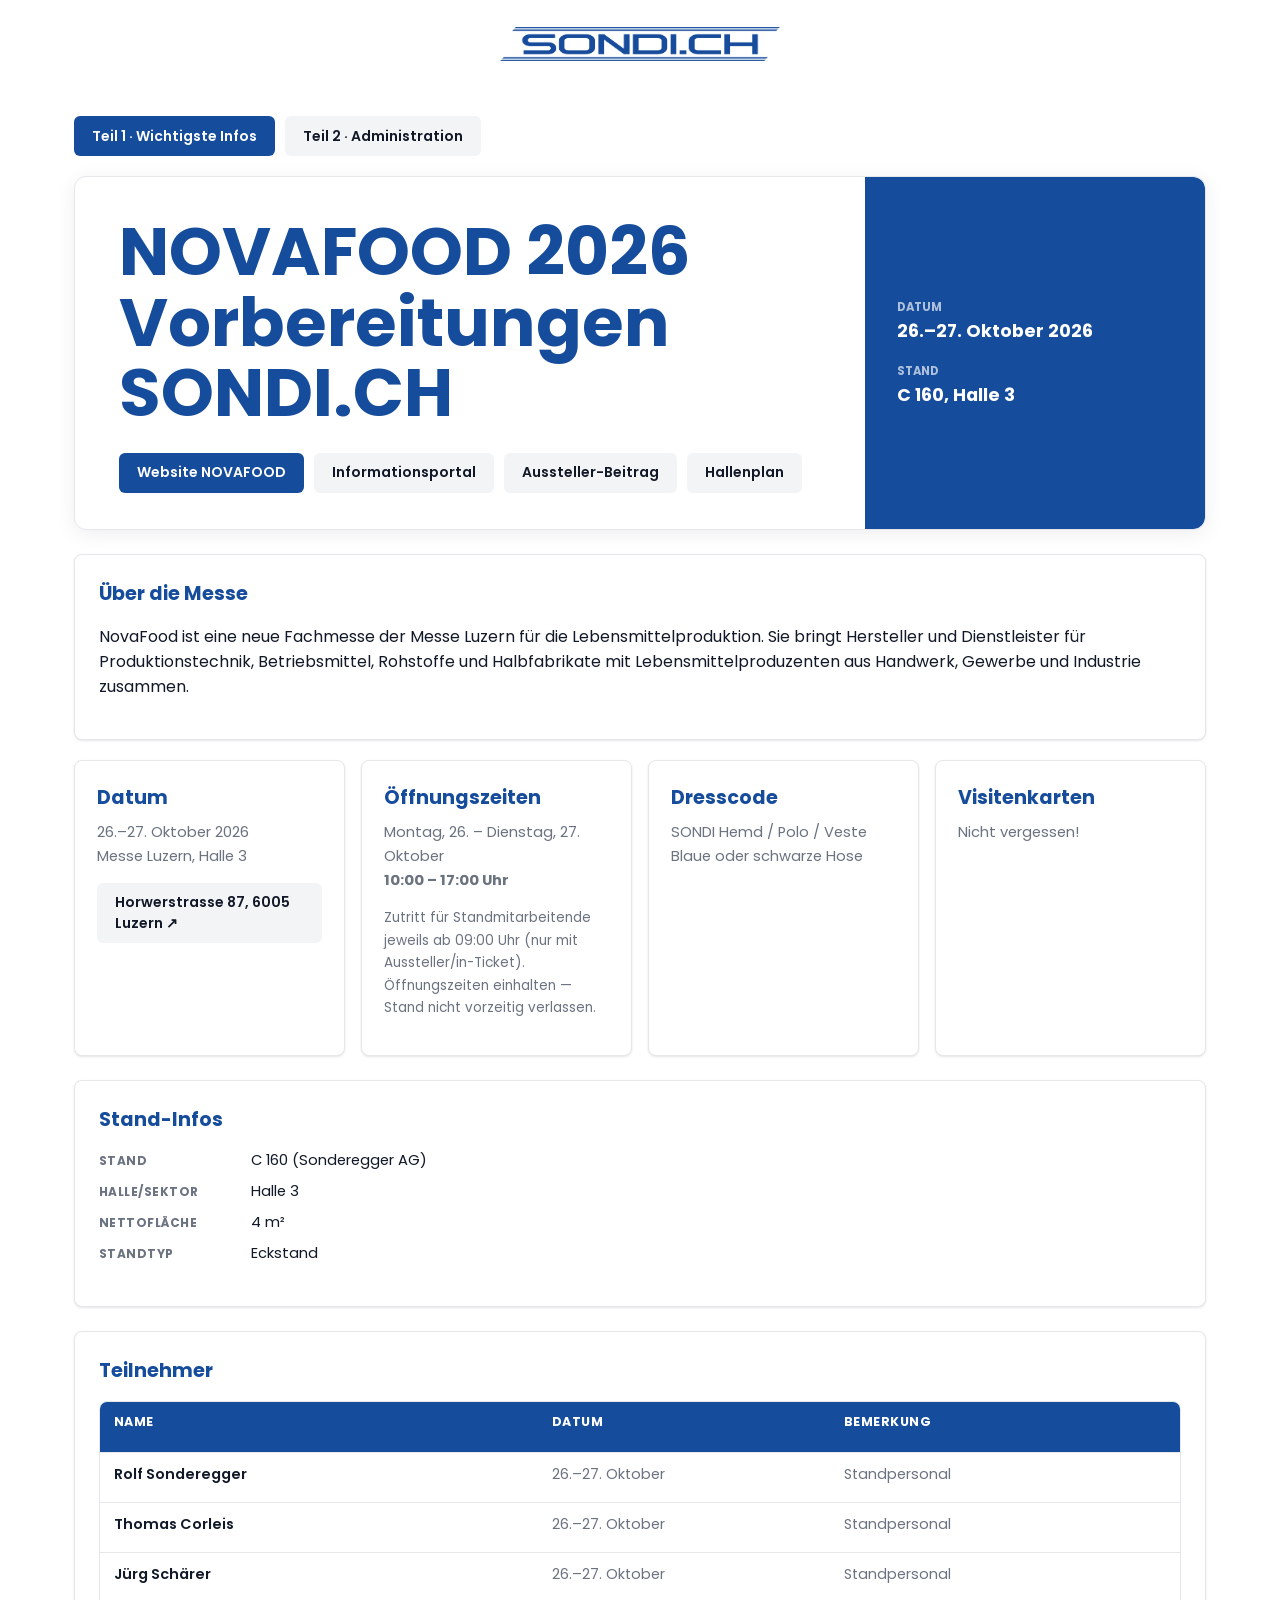
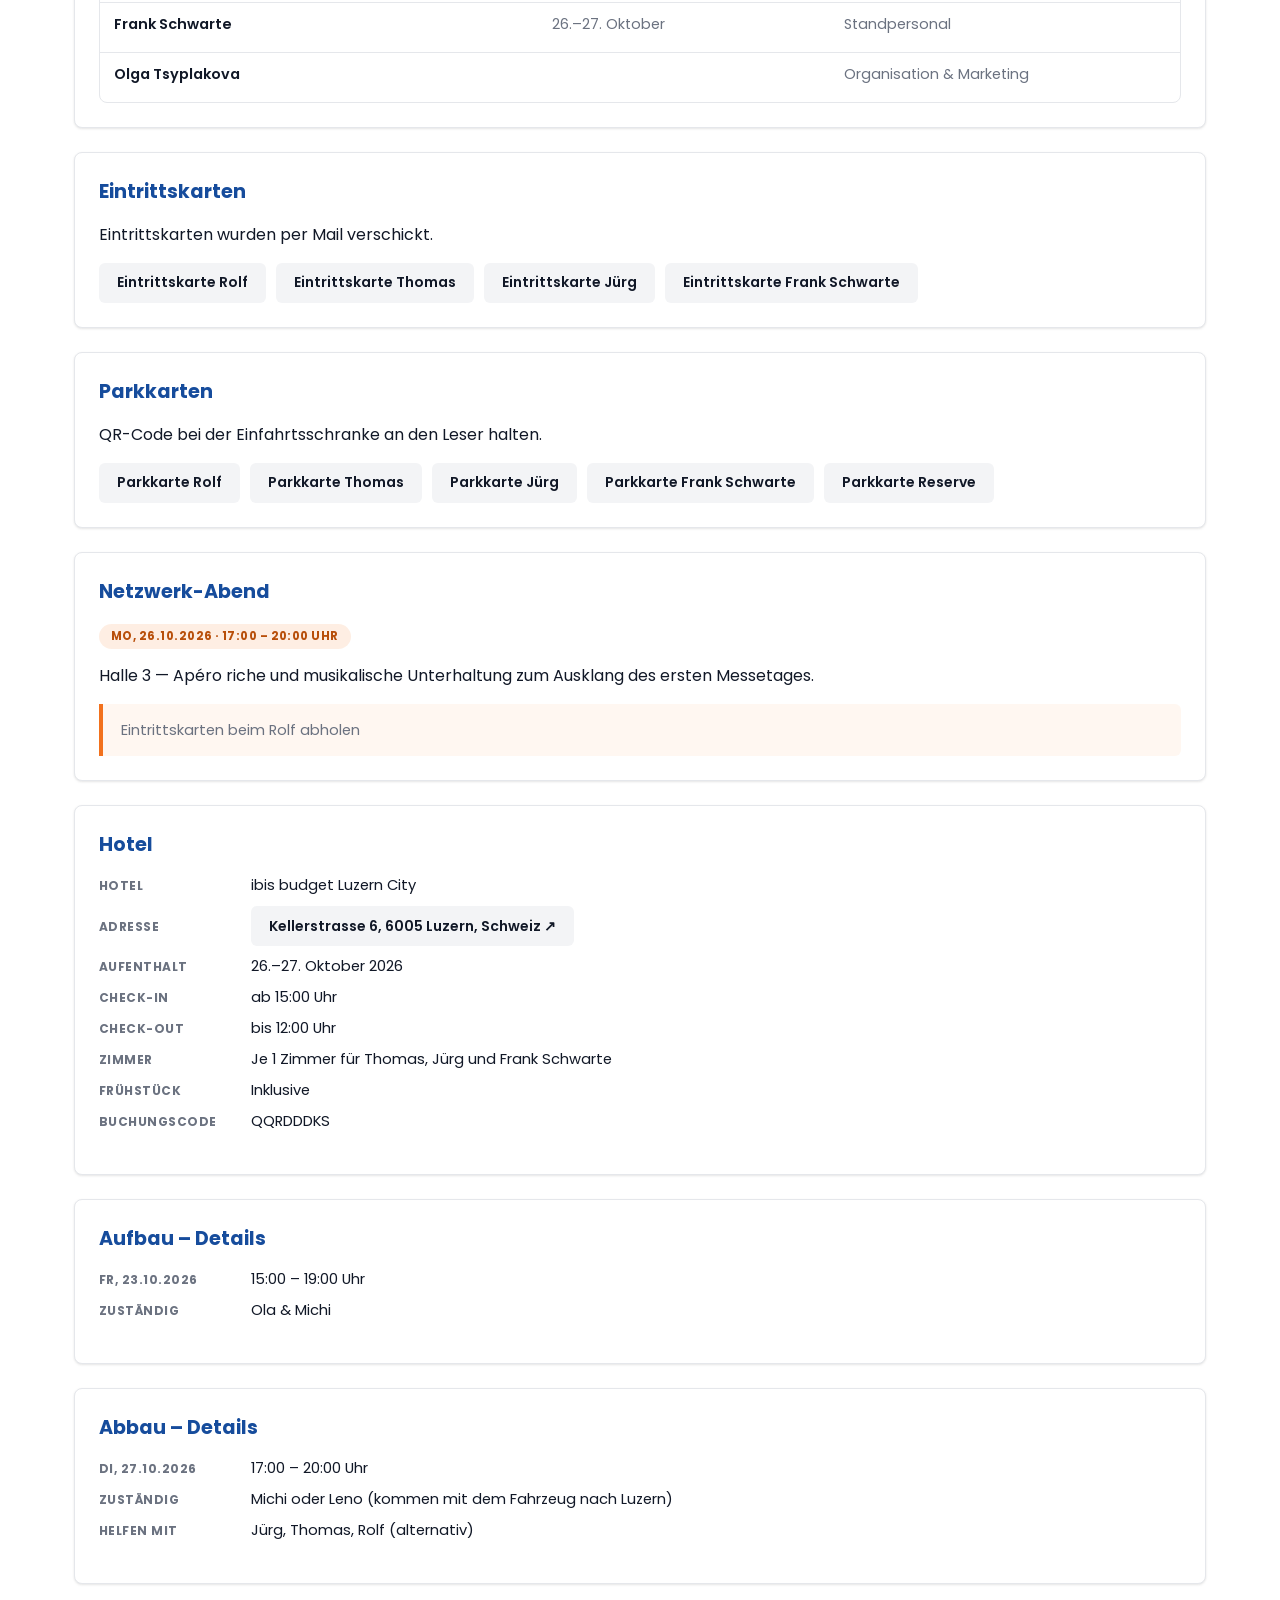
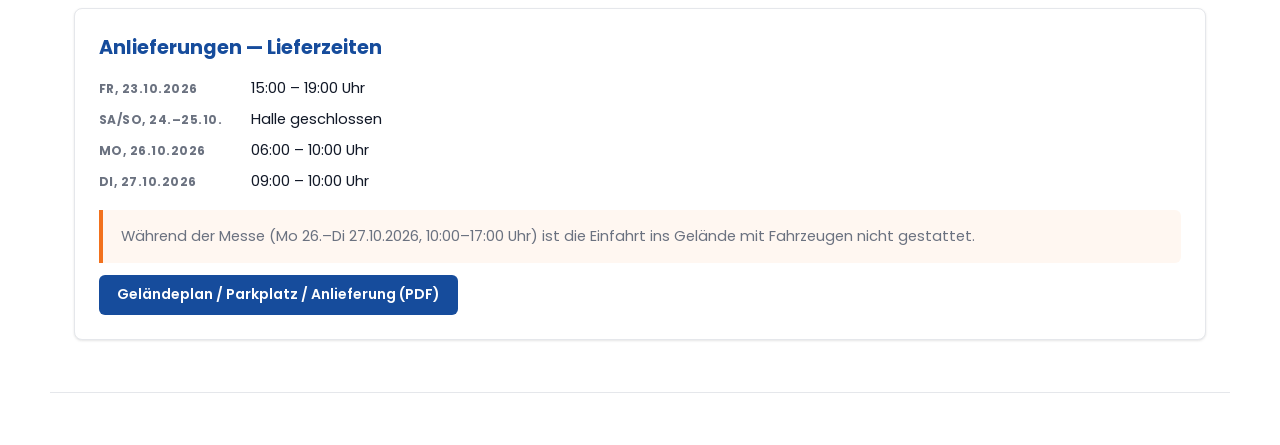
<file: index.html>
<!doctype html>
<html lang="de">
  <head>
    <meta charset="utf-8">
    <meta name="viewport" content="width=device-width, initial-scale=1">
    <title>NOVAFOOD 2026 – Vorbereitungen SONDI.CH</title>
    <link rel="preconnect" href="https://fonts.googleapis.com">
    <link rel="preconnect" href="https://fonts.gstatic.com" crossorigin>
    <link href="https://fonts.googleapis.com/css2?family=Poppins:wght@400;500;600;700;800&display=swap" rel="stylesheet">
    <link rel="stylesheet" href="novafood-2026.css">
  </head>
  <body class="landing-page">

    <header class="topbar">
      <div class="topbar-inner">
        <a class="brand" href="index.html" aria-label="SONDI.CH Startseite">
          <img src="Logo sondi.ch_RGB.jpg" alt="SONDI.CH Logo" onerror="this.parentElement.classList.add('logo-missing')">
          <span>SONDI.CH</span>
        </a>
      </div>
    </header>

    <main>
      <div class="part-switch" role="navigation" aria-label="Bereiche">
        <a class="primary-action" href="index.html" aria-current="page">Teil 1 · Wichtigste Infos</a>
        <a class="secondary-action" href="administration.html">Teil 2 · Administration</a>
      </div>

      <section class="hero" id="infos">
        <div class="hero-copy">
          <h1>NOVAFOOD 2026<br>Vorbereitungen SONDI.CH</h1>
          <div class="hero-actions">
            <a class="primary-action" href="https://www.novafood.swiss/de" target="_blank" rel="noreferrer">Website NOVAFOOD</a>
            <a class="secondary-action" href="https://www.novafood.swiss/de/service-home" target="_blank" rel="noreferrer">Informationsportal</a>
            <a class="secondary-action" href="https://www.novafood.swiss/de/p/sonderegger-ag.144082" target="_blank" rel="noreferrer">Aussteller-Beitrag</a>
            <a class="secondary-action" href="https://www.novafood.swiss/de/hallplan" target="_blank" rel="noreferrer">Hallenplan</a>
          </div>
        </div>
        <aside class="status-panel" aria-label="Projekt Kennzahlen">
          <div>
            <span class="label">Datum</span>
            <strong>26.–27. Oktober 2026</strong>
          </div>
          <div>
            <span class="label">Stand</span>
            <strong>C 160, Halle 3</strong>
          </div>
        </aside>
      </section>

      <section class="info-band" id="beschreibung">
        <div class="section-head compact">
          <h2>Über die Messe</h2>
        </div>
        <p>NovaFood ist eine neue Fachmesse der Messe Luzern für die Lebensmittelproduktion. Sie bringt Hersteller und Dienstleister für Produktionstechnik, Betriebsmittel, Rohstoffe und Halbfabrikate mit Lebensmittelproduzenten aus Handwerk, Gewerbe und Industrie zusammen.</p>
      </section>

      <section class="quick-grid" aria-label="Messe-Infos">
        <article>
          <h2>Datum</h2>
          <p>26.–27. Oktober 2026<br>Messe Luzern, Halle 3</p>
          <a class="secondary-action" href="https://www.google.com/maps/search/?api=1&amp;query=Messe%20Luzern%2C%20Horwerstrasse%2087%2C%206005%20Luzern" target="_blank" rel="noreferrer" title="In Google Maps öffnen">Horwerstrasse 87, 6005 Luzern ↗</a>
        </article>
        <article>
          <h2>Öffnungszeiten</h2>
          <p>Montag, 26. – Dienstag, 27. Oktober<br><strong>10:00 – 17:00 Uhr</strong></p>
          <p style="margin-top:10px; font-size:0.85rem;">Zutritt für Standmitarbeitende jeweils ab 09:00 Uhr (nur mit Aussteller/in-Ticket). Öffnungszeiten einhalten — Stand nicht vorzeitig verlassen.</p>        </article>
        <article>
          <h2>Dresscode</h2>
          <p>SONDI Hemd / Polo / Veste<br>Blaue oder schwarze Hose</p>
        </article>
        <article>
          <h2>Visitenkarten</h2>
          <p>Nicht vergessen!</p>
        </article>
      </section>

      <section class="info-band" id="stand-infos">
        <div class="section-head compact">
          <h2>Stand-Infos</h2>
        </div>
        <div class="kv-list">
          <div class="kv-row">
            <span class="kv-key">Stand</span>
            <span>C 160 (Sonderegger AG)</span>
          </div>
          <div class="kv-row">
            <span class="kv-key">Halle/Sektor</span>
            <span>Halle 3</span>
          </div>
          <div class="kv-row">
            <span class="kv-key">Nettofläche</span>
            <span>4 m²</span>
          </div>
          <div class="kv-row">
            <span class="kv-key">Standtyp</span>
            <span>Eckstand</span>
          </div>
        </div>
      </section>

      <section class="table-section" id="teilnehmer">
        <div class="section-head compact">
          <h2>Teilnehmer</h2>
        </div>
        <div class="data-table teilnehmer-table" role="table" aria-label="Teilnehmer">
          <div class="table-head" role="row">
            <span role="columnheader">Name</span>
            <span role="columnheader">Datum</span>
            <span role="columnheader">Bemerkung</span>
          </div>
          <div role="row"><span>Rolf Sonderegger</span><span>26.–27. Oktober</span><span>Standpersonal</span></div>
          <div role="row"><span>Thomas Corleis</span><span>26.–27. Oktober</span><span>Standpersonal</span></div>
          <div role="row"><span>Jürg Schärer</span><span>26.–27. Oktober</span><span>Standpersonal</span></div>
          <div role="row"><span>Frank Schwarte</span><span>26.–27. Oktober</span><span>Standpersonal</span></div>
          <div role="row"><span>Olga Tsyplakova</span><span></span><span>Organisation &amp; Marketing</span></div>
        </div>
      </section>

      <section class="info-band" id="eintrittskarten">
        <div class="section-head compact">
          <h2>Eintrittskarten</h2>
        </div>
        <p>Eintrittskarten wurden per Mail verschickt.</p>
        <div class="hero-actions" style="margin-top: 14px;">
          <a class="secondary-action" href="eintrittskarte-rolf.pdf" target="_blank" rel="noreferrer">Eintrittskarte Rolf</a>
          <a class="secondary-action" href="eintrittskarte-thomas.pdf" target="_blank" rel="noreferrer">Eintrittskarte Thomas</a>
          <a class="secondary-action" href="eintrittskarte-juerg.pdf" target="_blank" rel="noreferrer">Eintrittskarte Jürg</a>
          <a class="secondary-action" href="eintrittskarte-frank-schwarte.pdf" target="_blank" rel="noreferrer">Eintrittskarte Frank Schwarte</a>
        </div>
      </section>

      <section class="info-band" id="parkkarten">
        <div class="section-head compact">
          <h2>Parkkarten</h2>
        </div>
        <p>QR-Code bei der Einfahrtsschranke an den Leser halten.</p>
        <div class="hero-actions" style="margin-top: 14px;">
          <a class="secondary-action" href="parkkarte-rolf.pdf" target="_blank" rel="noreferrer">Parkkarte Rolf</a>
          <a class="secondary-action" href="parkkarte-thomas.pdf" target="_blank" rel="noreferrer">Parkkarte Thomas</a>
          <a class="secondary-action" href="parkkarte-juerg.pdf" target="_blank" rel="noreferrer">Parkkarte Jürg</a>
          <a class="secondary-action" href="parkkarte-frank-schwarte.pdf" target="_blank" rel="noreferrer">Parkkarte Frank Schwarte</a>
          <a class="secondary-action" href="parkkarte-reserve.pdf" target="_blank" rel="noreferrer">Parkkarte Reserve</a>
        </div>
      </section>

      <section class="info-band" id="netzwerkabend">
        <div class="section-head compact">
          <h2>Netzwerk-Abend</h2>
        </div>
        <span class="chip orange">Mo, 26.10.2026 · 17:00 – 20:00 Uhr</span>
        <p>Halle 3 — Apéro riche und musikalische Unterhaltung zum Ausklang des ersten Messetages.</p>
        <div class="notice">Eintrittskarten beim Rolf abholen</div>
      </section>

      <section class="info-band" id="hotel">
        <div class="section-head compact">
          <h2>Hotel</h2>
        </div>
        <div class="kv-list">
          <div class="kv-row">
            <span class="kv-key">Hotel</span>
            <span>ibis budget Luzern City</span>
          </div>
          <div class="kv-row">
            <span class="kv-key">Adresse</span>
            <span><a class="secondary-action" href="https://www.google.com/maps/search/?api=1&amp;query=ibis%20budget%20Luzern%20City%2C%20Kellerstrasse%206%2C%206005%20Luzern" target="_blank" rel="noreferrer" title="In Google Maps öffnen">Kellerstrasse 6, 6005 Luzern, Schweiz ↗</a></span>
          </div>
          <div class="kv-row">
            <span class="kv-key">Aufenthalt</span>
            <span>26.–27. Oktober 2026</span>
          </div>
          <div class="kv-row">
            <span class="kv-key">Check-In</span>
            <span>ab 15:00 Uhr</span>
          </div>
          <div class="kv-row">
            <span class="kv-key">Check-Out</span>
            <span>bis 12:00 Uhr</span>
          </div>
          <div class="kv-row">
            <span class="kv-key">Zimmer</span>
            <span>Je 1 Zimmer für Thomas, Jürg und Frank Schwarte</span>
          </div>
          <div class="kv-row">
            <span class="kv-key">Frühstück</span>
            <span>Inklusive</span>
          </div>
          <div class="kv-row">
            <span class="kv-key">Buchungscode</span>
            <span>QQRDDDKS</span>
          </div>
        </div>
      </section>

      <section class="info-band aufbau-detail" id="aufbau">
        <div class="section-head compact">
          <h2>Aufbau – Details</h2>
        </div>
        <div class="kv-list">
          <div class="kv-row">
            <span class="kv-key">Fr, 23.10.2026</span>
            <span>15:00 – 19:00 Uhr</span>
          </div>
          <div class="kv-row">
            <span class="kv-key">Zuständig</span>
            <span>Ola &amp; Michi</span>
          </div>
        </div>
      </section>

      <section class="info-band" id="abbau">
        <div class="section-head compact">
          <h2>Abbau – Details</h2>
        </div>
        <div class="kv-list">
          <div class="kv-row">
            <span class="kv-key">Di, 27.10.2026</span>
            <span>17:00 – 20:00 Uhr</span>
          </div>
          <div class="kv-row">
            <span class="kv-key">Zuständig</span>
            <span>Michi oder Leno (kommen mit dem Fahrzeug nach Luzern)</span>
          </div>
          <div class="kv-row">
            <span class="kv-key">Helfen mit</span>
            <span>Jürg, Thomas, Rolf (alternativ)</span>
          </div>
        </div>
      </section>

      <section class="info-band" id="parkplaetze">
        <div class="section-head compact">
          <h2>Anlieferungen — Lieferzeiten</h2>
        </div>
        <div class="kv-list">
          <div class="kv-row">
            <span class="kv-key">Fr, 23.10.2026</span>
            <span>15:00 – 19:00 Uhr</span>
          </div>
          <div class="kv-row">
            <span class="kv-key">Sa/So, 24.–25.10.</span>
            <span>Halle geschlossen</span>
          </div>
          <div class="kv-row">
            <span class="kv-key">Mo, 26.10.2026</span>
            <span>06:00 – 10:00 Uhr</span>
          </div>
          <div class="kv-row">
            <span class="kv-key">Di, 27.10.2026</span>
            <span>09:00 – 10:00 Uhr</span>
          </div>
        </div>
        <div class="notice">Während der Messe (Mo 26.–Di 27.10.2026, 10:00–17:00 Uhr) ist die Einfahrt ins Gelände mit Fahrzeugen nicht gestattet.</div>
        <a class="primary-action" href="novafood-2026-gelaendeplan-parkplatz-anlieferung.pdf" target="_blank" rel="noreferrer" style="margin-top:12px;">Geländeplan / Parkplatz / Anlieferung (PDF)</a>
      </section>

    </main>

    <footer></footer>

  </body>
</html>
</file>
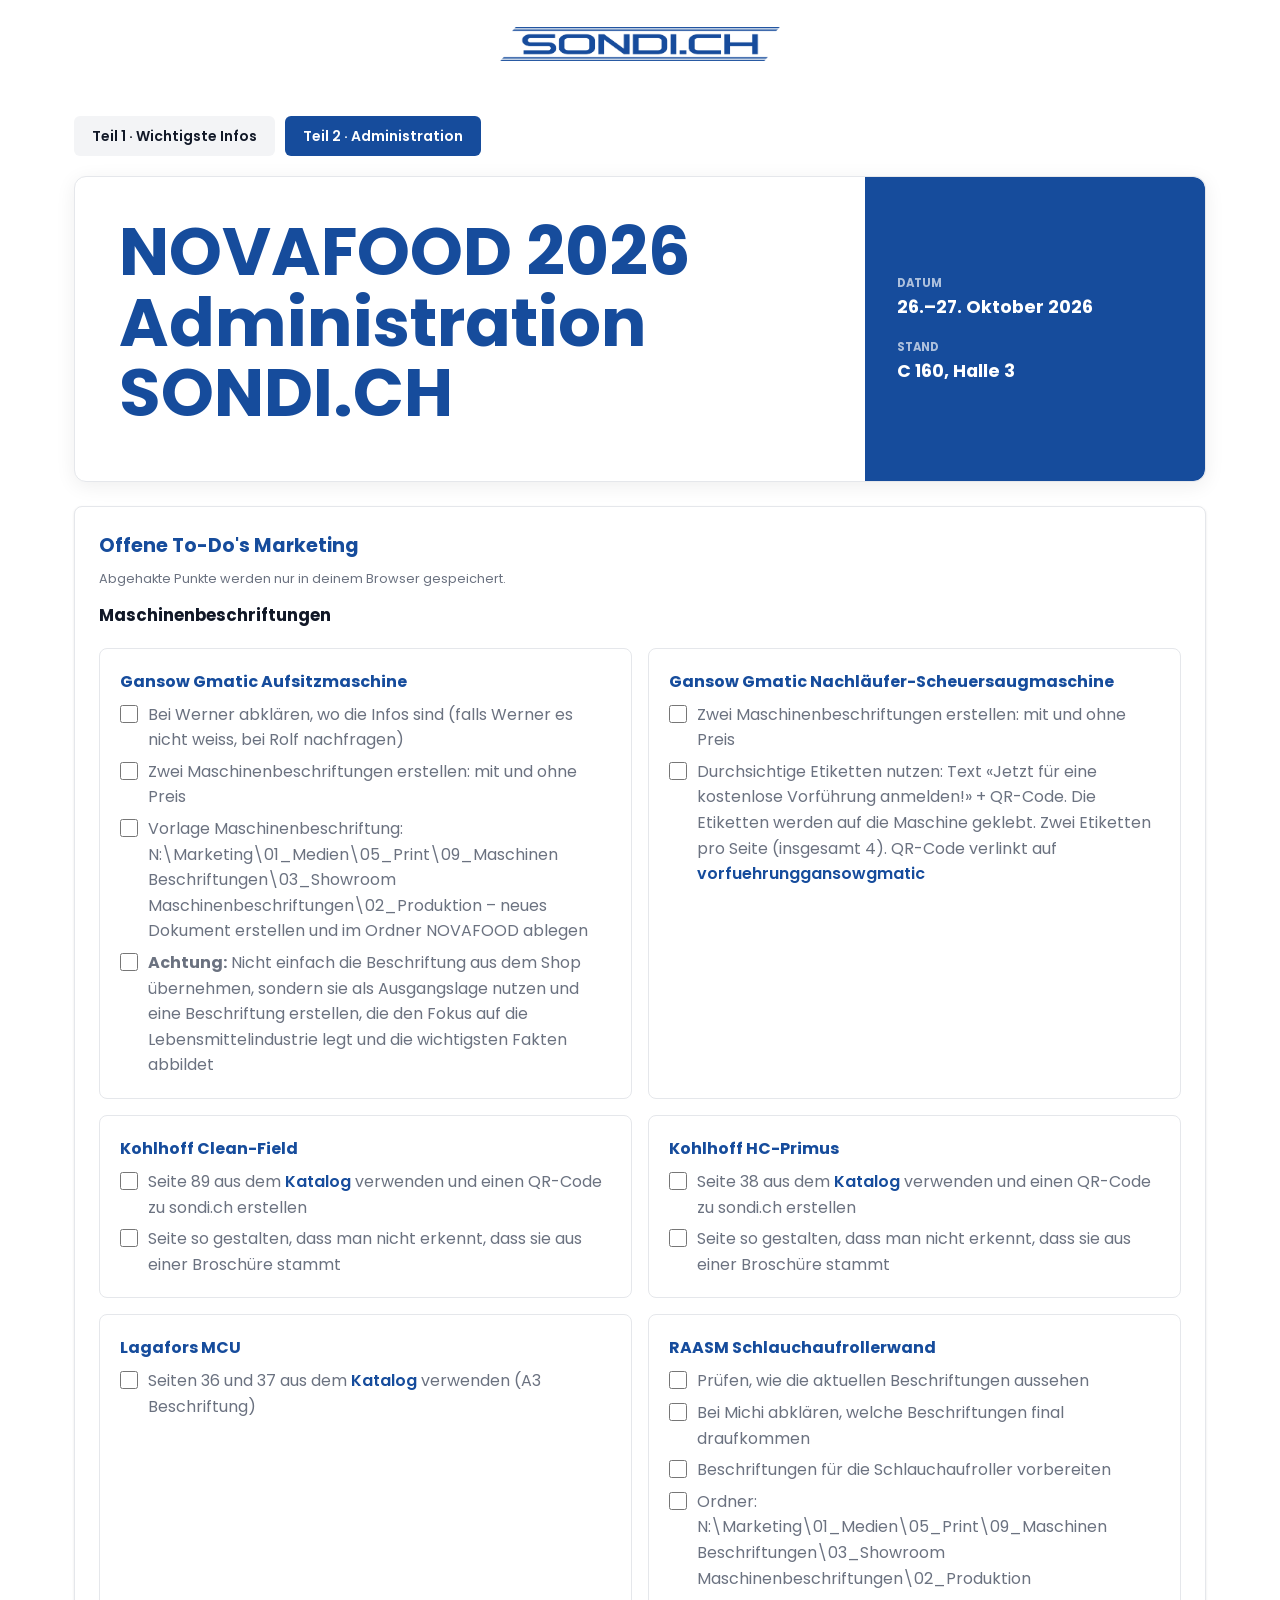
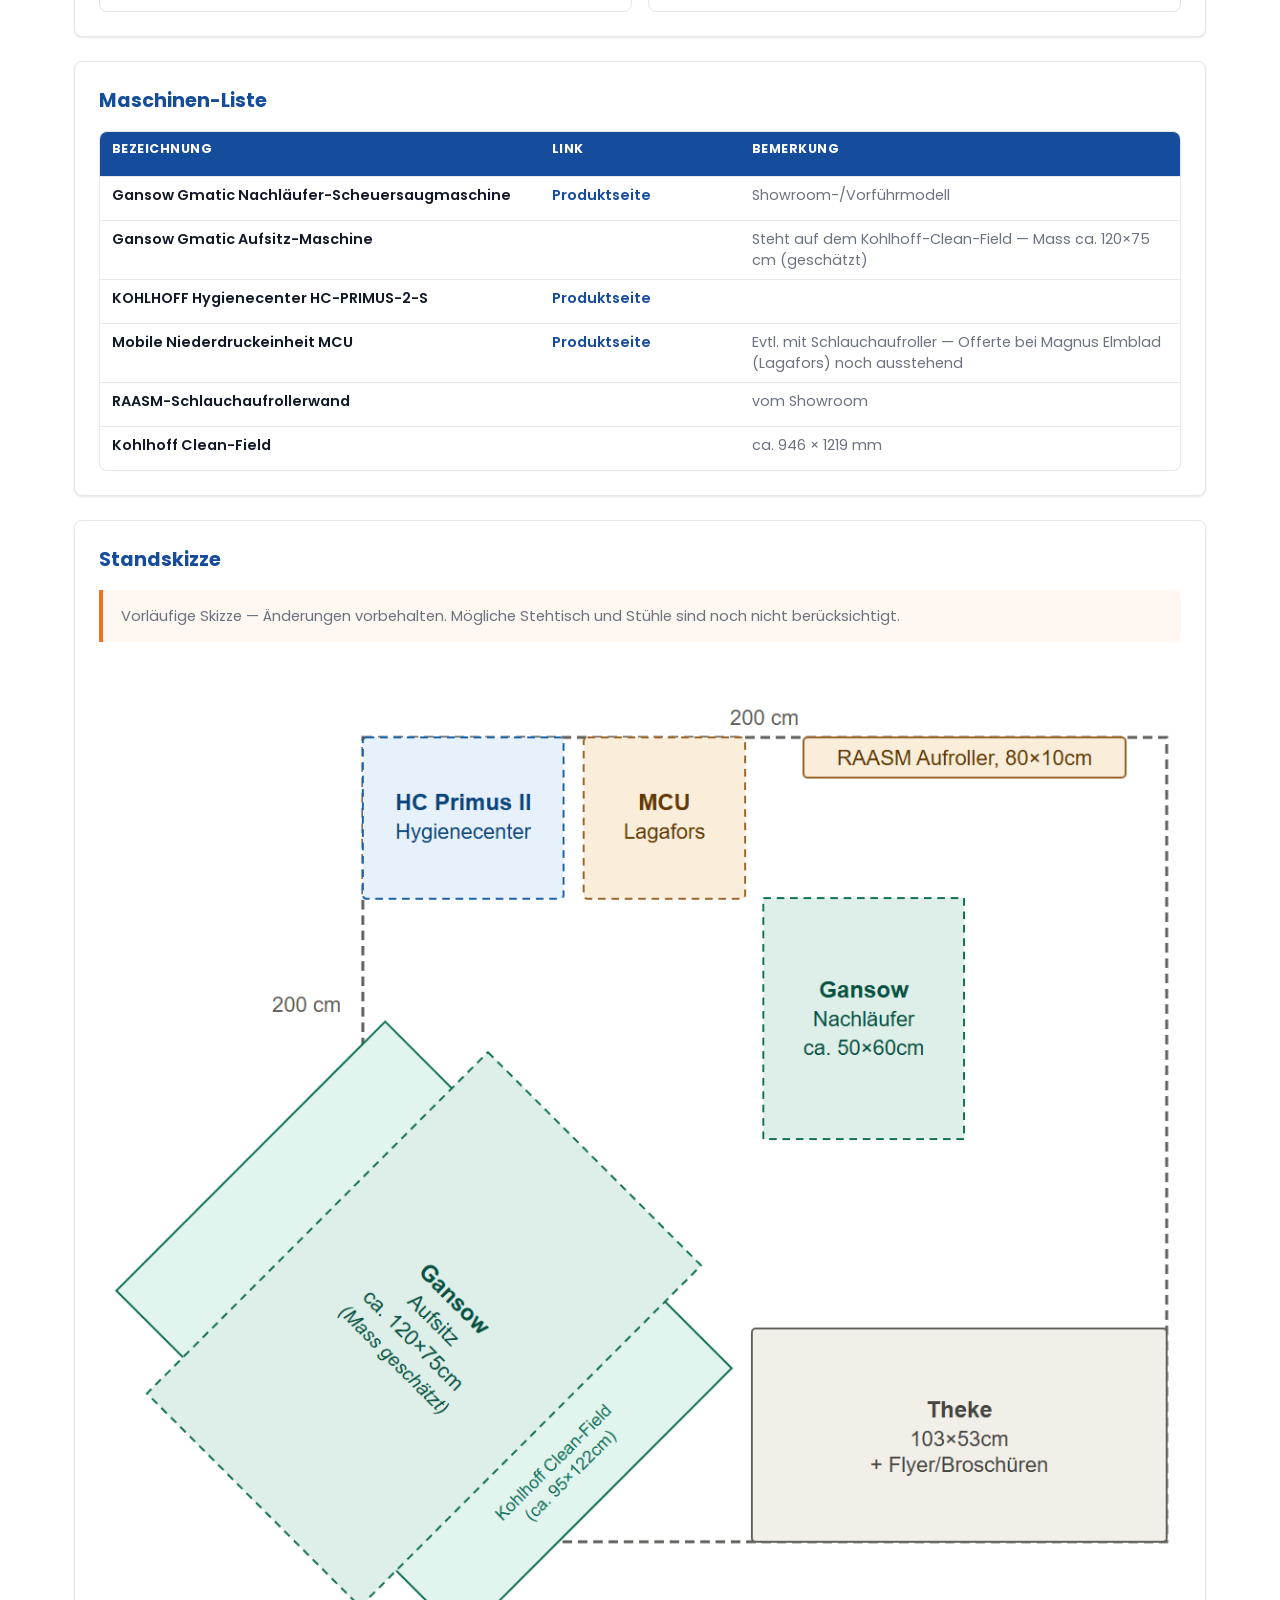
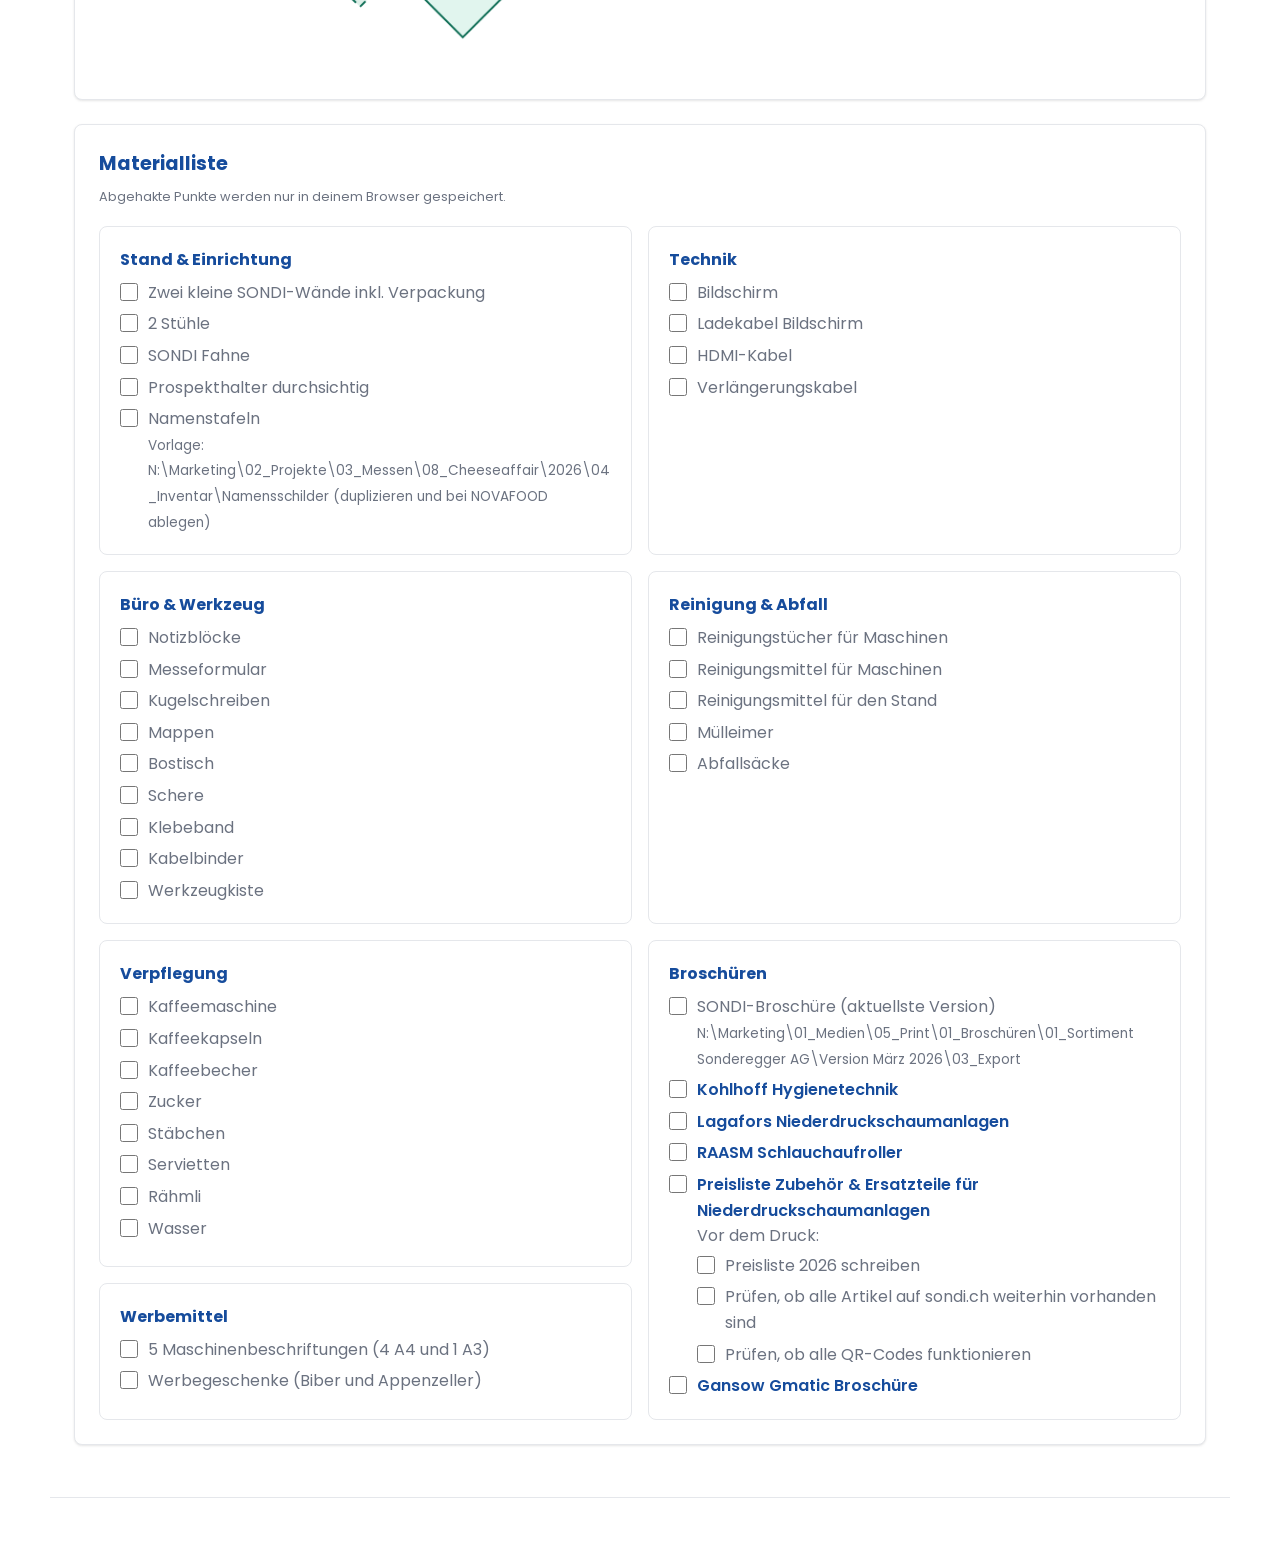
<file: administration.html>
<!doctype html>
<html lang="de">
  <head>
    <meta charset="utf-8">
    <meta name="viewport" content="width=device-width, initial-scale=1">
    <title>NOVAFOOD 2026 – Administration SONDI.CH</title>
    <link rel="preconnect" href="https://fonts.googleapis.com">
    <link rel="preconnect" href="https://fonts.gstatic.com" crossorigin>
    <link href="https://fonts.googleapis.com/css2?family=Poppins:wght@400;500;600;700;800&display=swap" rel="stylesheet">
    <link rel="stylesheet" href="novafood-2026.css">
  </head>
  <body class="landing-page">

    <header class="topbar">
      <div class="topbar-inner">
        <a class="brand" href="index.html" aria-label="SONDI.CH Startseite">
          <img src="Logo sondi.ch_RGB.jpg" alt="SONDI.CH Logo" onerror="this.parentElement.classList.add('logo-missing')">
          <span>SONDI.CH</span>
        </a>
      </div>
    </header>

    <main>
      <div class="part-switch" role="navigation" aria-label="Bereiche">
        <a class="secondary-action" href="index.html">Teil 1 · Wichtigste Infos</a>
        <a class="primary-action" href="administration.html" aria-current="page">Teil 2 · Administration</a>
      </div>

      <section class="hero" id="infos">
        <div class="hero-copy">
          <h1>NOVAFOOD 2026<br>Administration SONDI.CH</h1>
        </div>
        <aside class="status-panel" aria-label="Projekt Kennzahlen">
          <div>
            <span class="label">Datum</span>
            <strong>26.–27. Oktober 2026</strong>
          </div>
          <div>
            <span class="label">Stand</span>
            <strong>C 160, Halle 3</strong>
          </div>
        </aside>
      </section>

      <section class="info-band" id="todo-marketing">
        <div class="section-head compact">
          <h2>Offene To-Do's Marketing</h2>
        </div>
        <p class="check-hint">Abgehakte Punkte werden nur in deinem Browser gespeichert.</p>
        <h3 style="margin: 0 0 4px; font-size: 1.05rem;">Maschinenbeschriftungen</h3>
        <div class="split-grid">
          <article>
            <h3>Gansow Gmatic Aufsitzmaschine</h3>
            <ul class="checklist">
              <li>Bei Werner abklären, wo die Infos sind (falls Werner es nicht weiss, bei Rolf nachfragen)</li>
              <li>Zwei Maschinenbeschriftungen erstellen: mit und ohne Preis</li>
              <li>Vorlage Maschinenbeschriftung: N:\Marketing\01_Medien\05_Print\09_Maschinen Beschriftungen\03_Showroom Maschinenbeschriftungen\02_Produktion – neues Dokument erstellen und im Ordner NOVAFOOD ablegen</li>
              <li><strong>Achtung:</strong> Nicht einfach die Beschriftung aus dem Shop übernehmen, sondern sie als Ausgangslage nutzen und eine Beschriftung erstellen, die den Fokus auf die Lebensmittelindustrie legt und die wichtigsten Fakten abbildet</li>
            </ul>
          </article>
          <article>
            <h3>Gansow Gmatic Nachläufer-Scheuersaugmaschine</h3>
            <ul class="checklist">
              <li>Zwei Maschinenbeschriftungen erstellen: mit und ohne Preis</li>
              <li>Durchsichtige Etiketten nutzen: Text «Jetzt für eine kostenlose Vorführung anmelden!» + QR-Code. Die Etiketten werden auf die Maschine geklebt. Zwei Etiketten pro Seite (insgesamt 4). QR-Code verlinkt auf <a href="https://www.sondi.ch/vorfuehrunggansowgmatic" target="_blank" rel="noreferrer">vorfuehrunggansowgmatic</a></li>
            </ul>
          </article>
          <article>
            <h3>Kohlhoff Clean-Field</h3>
            <ul class="checklist">
              <li>Seite 89 aus dem <a href="https://sondereggershopware.s3.amazonaws.com/media/aa/91/af/1720684570/Kohlhoff_digital_DE.pdf" target="_blank" rel="noreferrer">Katalog</a> verwenden und einen QR-Code zu sondi.ch erstellen</li>
              <li>Seite so gestalten, dass man nicht erkennt, dass sie aus einer Broschüre stammt</li>
            </ul>
          </article>
          <article>
            <h3>Kohlhoff HC-Primus</h3>
            <ul class="checklist">
              <li>Seite 38 aus dem <a href="https://sondereggershopware.s3.amazonaws.com/media/aa/91/af/1720684570/Kohlhoff_digital_DE.pdf" target="_blank" rel="noreferrer">Katalog</a> verwenden und einen QR-Code zu sondi.ch erstellen</li>
              <li>Seite so gestalten, dass man nicht erkennt, dass sie aus einer Broschüre stammt</li>
            </ul>
          </article>
          <article>
            <h3>Lagafors MCU</h3>
            <ul class="checklist">
              <li>Seiten 36 und 37 aus dem <a href="https://sondereggershopware.s3.amazonaws.com/media/c8/df/5b/1731310208/LAGAFORS_digital_DE%20-%20sondi.ch_(2).pdf" target="_blank" rel="noreferrer">Katalog</a> verwenden (A3 Beschriftung)</li>
            </ul>
          </article>
          <article>
            <h3>RAASM Schlauchaufrollerwand</h3>
            <ul class="checklist">
              <li>Prüfen, wie die aktuellen Beschriftungen aussehen</li>
              <li>Bei Michi abklären, welche Beschriftungen final draufkommen</li>
              <li>Beschriftungen für die Schlauchaufroller vorbereiten</li>
              <li>Ordner: N:\Marketing\01_Medien\05_Print\09_Maschinen Beschriftungen\03_Showroom Maschinenbeschriftungen\02_Produktion</li>
            </ul>
          </article>
        </div>
      </section>

      <section class="table-section" id="maschinen">
        <div class="section-head compact">
          <h2>Maschinen-Liste</h2>
        </div>
        <div class="data-table machine-table" role="table" aria-label="Maschinen-Liste">
          <div class="table-head" role="row">
            <span role="columnheader">Bezeichnung</span>
            <span role="columnheader">Link</span>
            <span role="columnheader">Bemerkung</span>
          </div>
          <div role="row"><span>Gansow Gmatic Nachläufer-Scheuersaugmaschine</span><span><a href="https://www.sondi.ch/gansow-gmatic-handgefuehrte-scheuersaugmaschinen" target="_blank" rel="noreferrer">Produktseite</a></span><span>Showroom-/Vorführmodell</span></div>
          <div role="row"><span>Gansow Gmatic Aufsitz-Maschine</span><span></span><span>Steht auf dem Kohlhoff-Clean-Field — Mass ca. 120×75 cm (geschätzt)</span></div>
          <div role="row"><span>KOHLHOFF Hygienecenter HC-PRIMUS-2-S</span><span><a href="https://www.sondi.ch/kohlhoff-hygienecenter-hc-primus-2-s/0313100" target="_blank" rel="noreferrer">Produktseite</a></span><span></span></div>
          <div role="row"><span>Mobile Niederdruckeinheit MCU</span><span><a href="https://www.sondi.ch/mobile-niederdruckeinheit-mcu" target="_blank" rel="noreferrer">Produktseite</a></span><span>Evtl. mit Schlauchaufroller — Offerte bei Magnus Elmblad (Lagafors) noch ausstehend</span></div>
          <div role="row"><span>RAASM-Schlauchaufrollerwand</span><span></span><span>vom Showroom</span></div>
          <div role="row"><span>Kohlhoff Clean-Field</span><span></span><span>ca. 946 × 1219 mm</span></div>
        </div>
      </section>

      <section class="info-band" id="standskizze">
        <div class="section-head compact">
          <h2>Standskizze</h2>
        </div>
        <div class="notice">
          Vorläufige Skizze — Änderungen vorbehalten. Mögliche Stehtisch und Stühle sind noch nicht berücksichtigt.
        </div>
        <img src="Standsskizze Novafood 2026.png" alt="Standsskizze NOVAFOOD 2026" style="max-width:100%; margin-top:16px; border-radius:8px;">
      </section>

      <section class="table-section" id="materialliste">
        <div class="section-head compact">
          <h2>Materialliste</h2>
        </div>
        <p class="check-hint">Abgehakte Punkte werden nur in deinem Browser gespeichert.</p>
                <div class="split-grid">
          <article>
            <h3>Stand &amp; Einrichtung</h3>
            <ul class="checklist">
              <li>Zwei kleine SONDI-Wände inkl. Verpackung</li>
              <li>2 Stühle</li>
              <li>SONDI Fahne</li>
              <li>Prospekthalter durchsichtig</li>
              <li>Namenstafeln<br><span style="font-size:0.85rem;">Vorlage: N:\Marketing\02_Projekte\03_Messen\08_Cheeseaffair\2026\04_Inventar\Namensschilder (duplizieren und bei NOVAFOOD ablegen)</span></li>
            </ul>
          </article>
          <article>
            <h3>Technik</h3>
            <ul class="checklist">
              <li>Bildschirm</li>
              <li>Ladekabel Bildschirm</li>
              <li>HDMI-Kabel</li>
              <li>Verlängerungskabel</li>
            </ul>
          </article>
          <article>
            <h3>Büro &amp; Werkzeug</h3>
            <ul class="checklist">
              <li>Notizblöcke</li>
              <li>Messeformular</li>
              <li>Kugelschreiben</li>
              <li>Mappen</li>
              <li>Bostisch</li>
              <li>Schere</li>
              <li>Klebeband</li>
              <li>Kabelbinder</li>
              <li>Werkzeugkiste</li>
            </ul>
          </article>
          <article>
            <h3>Reinigung &amp; Abfall</h3>
            <ul class="checklist">
              <li>Reinigungstücher für Maschinen</li>
              <li>Reinigungsmittel für Maschinen</li>
              <li>Reinigungsmittel für den Stand</li>
              <li>Mülleimer</li>
              <li>Abfallsäcke</li>
            </ul>
          </article>
          <article>
            <h3>Verpflegung</h3>
            <ul class="checklist">
              <li>Kaffeemaschine</li>
              <li>Kaffeekapseln</li>
              <li>Kaffeebecher</li>
              <li>Zucker</li>
              <li>Stäbchen</li>
              <li>Servietten</li>
              <li>Rähmli</li>
              <li>Wasser</li>
            </ul>
          </article>
          <article style="grid-row: span 2;">
            <h3>Broschüren</h3>
            <ul class="checklist">
              <li>SONDI-Broschüre (aktuellste Version)<br><span style="font-size:0.85rem;">N:\Marketing\01_Medien\05_Print\01_Broschüren\01_Sortiment Sonderegger AG\Version März 2026\03_Export</span></li>
              <li><a href="https://sondereggershopware.s3.amazonaws.com/media/e7/dc/62/1779114306/Kohlhoff%20Hygienetechnik_sondisiert_DE.pdf" target="_blank" rel="noreferrer">Kohlhoff Hygienetechnik</a></li>
              <li><a href="https://sondereggershopware.s3.amazonaws.com/media/32/5e/6c/1779114311/Lagafors%20Niederdruckschaumanlagen_sondisiert_DE.pdf" target="_blank" rel="noreferrer">Lagafors Niederdruckschaumanlagen</a></li>
              <li><a href="https://sondereggershopware.s3.amazonaws.com/media/7c/32/ce/1779114559/RAASM%20Schlauchaufroller_sondisiert_DE.pdf" target="_blank" rel="noreferrer">RAASM Schlauchaufroller</a></li>
              <li><a href="https://sondereggershopware.s3.amazonaws.com/media/18/d7/e5/1779114436/FINAL_DE_JSch_Preisliste%20Zubehr%20und%20Ersatzteile%20Niederdruckschaumanlagen_(1).pdf" target="_blank" rel="noreferrer">Preisliste Zubehör &amp; Ersatzteile für Niederdruckschaumanlagen</a>
                <br>Vor dem Druck:
                <ul class="checklist" style="margin-top: 4px;">
                  <li>Preisliste 2026 schreiben</li>
                  <li>Prüfen, ob alle Artikel auf sondi.ch weiterhin vorhanden sind</li>
                  <li>Prüfen, ob alle QR-Codes funktionieren</li>
                </ul>
              </li>
              <li><a href="https://sondereggershopware.s3.amazonaws.com/media/a0/b4/ed/1779112684/Gansow%20Gmatic%20Scheuersaugmaschinen_sondisiert_DE.pdf" target="_blank" rel="noreferrer">Gansow Gmatic Broschüre</a></li>
            </ul>
          </article>
          <article>
            <h3>Werbemittel</h3>
            <ul class="checklist">
              <li>5 Maschinenbeschriftungen (4 A4 und 1 A3)</li>
              <li>Werbegeschenke (Biber und Appenzeller)</li>
            </ul>
          </article>
        </div>
      </section>

    </main>

    <footer></footer>

    <script src="administration.js"></script>
  </body>
</html>
</file>
<file: novafood-2026.css>
:root {
  --orange: #f2711d;
  --blue: #164c9c;
  --blue-light: rgba(22, 76, 156, 0.08);
  --gray: #6b7280;
  --light: #f8fafc;
  --ink: #111827;
  --white: #ffffff;
  --line: #e5e7eb;
  --surface: #f3f4f6;
  --shadow-sm: 0 1px 3px rgba(0, 0, 0, 0.07), 0 1px 2px rgba(0, 0, 0, 0.04);
  --shadow: 0 4px 20px rgba(0, 0, 0, 0.07);
  --radius: 8px;
  --radius-sm: 6px;
  --radius-lg: 12px;
  --radius-pill: 999px;
  --transition: 150ms ease;
}

* {
  box-sizing: border-box;
}

html {
  scroll-behavior: smooth;
}

body {
  margin: 0;
  font-family: "Poppins", Arial, sans-serif;
  color: var(--ink);
  background: var(--light);
  -webkit-font-smoothing: antialiased;
}

a {
  color: var(--blue);
  font-weight: 600;
  text-decoration: none;
  transition: color var(--transition);
}

a:hover {
  color: var(--orange);
}

/* ── Topbar ─────────────────────────────────────────── */

.topbar {
  background: var(--white);
  border-bottom: 1px solid var(--line);
  position: sticky;
  top: 0;
  z-index: 10;
  box-shadow: var(--shadow-sm);
}

.topbar-inner {
  align-items: center;
  display: flex;
  gap: 24px;
  justify-content: space-between;
  margin: 0 auto;
  max-width: 1180px;
  min-height: 72px;
  padding: 14px 24px;
}

.brand {
  align-items: center;
  color: var(--blue);
  display: flex;
  min-width: 160px;
  text-decoration: none;
}

.brand img {
  display: block;
  max-height: 48px;
  max-width: 280px;
  object-fit: contain;
  width: min(280px, 40vw);
}

.brand span {
  color: var(--blue);
  display: none;
  font-size: 1.75rem;
  font-weight: 800;
}

.brand.logo-missing img {
  display: none;
}

.brand.logo-missing span {
  display: inline-block;
}

nav {
  display: flex;
  flex-wrap: wrap;
  gap: 4px;
  justify-content: flex-end;
}

nav a {
  border-radius: var(--radius-sm);
  color: var(--gray);
  font-size: 0.875rem;
  font-weight: 600;
  padding: 8px 14px;
  transition: background var(--transition), color var(--transition);
}

nav a:hover {
  background: var(--surface);
  color: var(--ink);
}

/* ── Landing Page ────────────────────────────────────── */

.landing-page {
  background: var(--white);
}

.landing-page .topbar {
  background: var(--white);
  border-bottom: none;
  box-shadow: none;
}

.landing-page .topbar-inner {
  justify-content: center;
  min-height: 88px;
}

.landing-page .brand img {
  max-height: 60px;
  width: min(320px, 55vw);
}

.landing-page main {
  min-height: calc(100vh - 160px);
}

.landing-hero {
  padding: 52px 0 20px;
  text-align: center;
}

.landing-hero h1 {
  margin-bottom: 12px;
}

.landing-hero .lead {
  margin: 0 auto;
}

.stand-choice-grid {
  display: grid;
  gap: 20px;
  grid-template-columns: repeat(2, minmax(0, 1fr));
  margin-top: 20px;
}

.stand-choice {
  background: var(--white);
  border: 1px solid var(--line);
  border-radius: var(--radius-lg);
  box-shadow: var(--shadow-sm);
  color: var(--ink);
  display: flex;
  flex-direction: column;
  min-height: 280px;
  padding: 28px;
  text-decoration: none;
  transition: box-shadow var(--transition), transform var(--transition), border-color var(--transition);
}

.stand-choice:hover {
  border-color: var(--orange);
  box-shadow: var(--shadow);
  color: var(--ink);
  transform: translateY(-2px);
}

.stand-choice h2 {
  color: var(--blue);
  font-size: 1.6rem;
  margin-bottom: 10px;
}

.stand-choice p {
  color: var(--gray);
  line-height: 1.65;
}

.stand-choice strong {
  color: var(--orange);
  margin-top: auto;
  font-size: 0.9rem;
}


/* ── Main Layout ─────────────────────────────────────── */

main {
  margin: 0 auto;
  max-width: 1180px;
  padding: 28px 24px 52px;
}

.page-title {
  align-items: end;
  display: grid;
  gap: 18px;
  grid-template-columns: minmax(0, 1fr) 300px;
  margin-bottom: 22px;
}

.page-title h1 {
  margin-bottom: 0;
}

/* ── Progress Card ───────────────────────────────────── */

.progress-card {
  background: var(--blue);
  border-radius: var(--radius);
  color: var(--white);
  padding: 20px;
}

.progress-card > span {
  color: rgba(255, 255, 255, 0.7);
  display: block;
  font-size: 0.75rem;
  font-weight: 700;
  margin-bottom: 4px;
  text-transform: uppercase;
  letter-spacing: 0.05em;
}

.progress-card strong {
  display: block;
  font-size: 1.25rem;
  margin-bottom: 10px;
}

/* ── Teil-Umschalter ─────────────────────────────────── */

.part-switch {
  display: flex;
  flex-wrap: wrap;
  gap: 10px;
  margin-bottom: 20px;
}

/* ── Hero ────────────────────────────────────────────── */

.hero {
  align-items: stretch;
  background: var(--white);
  border: 1px solid var(--line);
  border-radius: var(--radius-lg);
  box-shadow: var(--shadow);
  display: grid;
  gap: 0;
  grid-template-columns: minmax(0, 1fr) 340px;
  min-height: 300px;
  overflow: hidden;
}

.hero-copy {
  padding: 40px 44px 36px;
}

.eyebrow {
  color: var(--orange);
  font-size: 0.75rem;
  font-weight: 700;
  letter-spacing: 0.06em;
  margin: 0 0 8px;
  text-transform: uppercase;
}

h1,
h2,
h3,
p {
  margin-top: 0;
}

h1 {
  color: var(--blue);
  font-size: clamp(2rem, 5.5vw, 4.2rem);
  line-height: 1.05;
  margin-bottom: 16px;
}

.lead {
  color: var(--gray);
  font-size: 1.05rem;
  line-height: 1.7;
  max-width: 580px;
}

.hero-actions {
  display: flex;
  flex-wrap: wrap;
  gap: 10px;
  margin-top: 24px;
}

/* ── Buttons ─────────────────────────────────────────── */

.primary-action,
.secondary-action,
button,
.fact-link a {
  align-items: center;
  background: var(--blue);
  border: none;
  border-radius: var(--radius-sm);
  color: var(--white);
  cursor: pointer;
  display: inline-flex;
  font: inherit;
  font-size: 0.875rem;
  font-weight: 600;
  justify-content: center;
  min-height: 40px;
  padding: 9px 18px;
  transition: background var(--transition), transform var(--transition), box-shadow var(--transition);
}

.primary-action:hover,
.secondary-action:hover,
button:hover,
.fact-link a:hover {
  background: var(--orange);
  color: var(--white);
  box-shadow: 0 4px 12px rgba(242, 113, 29, 0.3);
}

.secondary-action {
  background: var(--surface);
  color: var(--ink);
}

.secondary-action:hover {
  background: var(--orange);
  color: var(--white);
}

/* ── Status Panel ────────────────────────────────────── */

.status-panel {
  background: var(--blue);
  border-radius: 0 var(--radius-lg) var(--radius-lg) 0;
  color: var(--white);
  display: flex;
  flex-direction: column;
  gap: 20px;
  justify-content: center;
  padding: 32px;
}

.label {
  color: rgba(255, 255, 255, 0.65);
  display: block;
  font-size: 0.72rem;
  font-weight: 700;
  letter-radius: 0.05em;
  margin-bottom: 4px;
  text-transform: uppercase;
}

.status-panel strong {
  display: block;
  font-size: 1.1rem;
  line-height: 1.3;
}

.progress-track {
  background: rgba(255, 255, 255, 0.2);
  border-radius: var(--radius-pill);
  height: 6px;
  overflow: hidden;
}

.progress-track span {
  background: var(--orange);
  border-radius: var(--radius-pill);
  display: block;
  height: 100%;
  transition: width 0.6s ease;
  width: 0;
}

/* ── Grids ───────────────────────────────────────────── */

.quick-grid,
.facts-grid,
.pdf-grid,
.checklist-grid,
.timeline-grid,
.machine-grid,
.risk-grid {
  display: grid;
  gap: 16px;
  margin-top: 20px;
}

.quick-grid {
  grid-template-columns: repeat(4, minmax(0, 1fr));
}

.two-col-grid {
  grid-template-columns: repeat(2, minmax(0, 1fr));
}

.facts-grid {
  display: grid;
  gap: 12px;
  grid-template-columns: repeat(6, minmax(0, 1fr));
  margin-top: 0;
}

/* ── Cards ───────────────────────────────────────────── */

.quick-grid article,
.facts-grid article,
.pdf-grid article,
.checklist-card,
.notes-section,
.team-layout,
.info-band,
.machine-section,
.open-points,
.table-section,
.timeline-grid article,
.risk {
  background: var(--white);
  border: 1px solid var(--line);
  border-radius: var(--radius);
  box-shadow: var(--shadow-sm);
}

.quick-grid article,
.pdf-grid article {
  min-height: 180px;
  padding: 22px;
  transition: box-shadow var(--transition), transform var(--transition);
}

.quick-grid article:hover {
  box-shadow: var(--shadow);
  transform: translateY(-1px);
}

.facts-grid article {
  min-height: 130px;
  padding: 20px;
}

.facts-grid h2 {
  color: var(--blue);
  font-size: 0.95rem;
  margin-bottom: 8px;
}

.facts-grid p {
  color: var(--gray);
  font-size: 0.9rem;
  line-height: 1.55;
  margin-bottom: 0;
}

.fact-link a {
  display: inline-flex;
  align-items: center;
  font-weight: 600;
  min-height: 36px;
  padding: 7px 14px;
  font-size: 0.85rem;
}

/* ── PDF Grid ────────────────────────────────────────── */

.pdf-grid {
  grid-template-columns: repeat(2, minmax(0, 1fr));
}

.pdf-grid article {
  align-items: flex-start;
  display: flex;
  flex-direction: column;
  justify-content: space-between;
}

/* ── Chips / Badges ──────────────────────────────────── */

.chip {
  border-radius: var(--radius-pill);
  display: inline-block;
  font-size: 0.72rem;
  font-weight: 700;
  letter-spacing: 0.04em;
  margin-bottom: 14px;
  padding: 4px 12px;
  text-transform: uppercase;
}

.chip.blue {
  background: rgba(22, 76, 156, 0.1);
  color: var(--blue);
}

.chip.orange {
  background: rgba(242, 113, 29, 0.12);
  color: #b84f0a;
}

.chip.gray {
  background: var(--surface);
  color: var(--gray);
}

/* ── Headings in cards ───────────────────────────────── */

.quick-grid h2,
.section-head h2 {
  color: var(--blue);
  font-size: 1.2rem;
  margin-bottom: 8px;
}

.quick-grid p,
.pdf-grid p,
.split-grid p,
.team-grid p,
.machine-grid p,
.notice,
.risk p {
  color: var(--gray);
  font-size: 0.92rem;
  line-height: 1.65;
}

/* ── Section Head ────────────────────────────────────── */

.section-head {
  margin: 44px 0 16px;
}

.section-head.compact {
  margin: 0 0 16px;
}

/* ── Checklist ───────────────────────────────────────── */

.checklist-grid {
  grid-template-columns: repeat(2, minmax(0, 1fr));
}

.checklist-card {
  padding: 22px;
}

.card-title {
  align-items: center;
  border-bottom: 1px solid var(--line);
  display: flex;
  gap: 12px;
  justify-content: space-between;
  margin-bottom: 12px;
  padding-bottom: 12px;
}

.card-title h3 {
  color: var(--blue);
  font-size: 1.05rem;
  margin-bottom: 0;
}

.count {
  color: var(--orange);
  font-weight: 700;
  font-size: 0.875rem;
}

label {
  align-items: flex-start;
  color: var(--gray);
  display: flex;
  gap: 10px;
  line-height: 1.45;
  margin: 11px 0;
}

/* ── Info Band / Sections ────────────────────────────── */

.info-band,
.machine-section,
.open-points,
.table-section {
  margin-top: 24px;
  padding: 24px;
}

/* ── Pill List ───────────────────────────────────────── */

.pill-list {
  display: flex;
  flex-wrap: wrap;
  gap: 8px;
}

.pill-list span,
.machine-brand,
.risk span {
  background: var(--blue-light);
  border-radius: var(--radius-pill);
  color: var(--blue);
  display: inline-block;
  font-size: 0.75rem;
  font-weight: 700;
  letter-spacing: 0.03em;
  padding: 4px 12px;
  text-transform: uppercase;
}

/* ── Split / Team Grids ──────────────────────────────── */

.split-grid,
.team-grid {
  display: grid;
  gap: 16px;
  grid-template-columns: repeat(2, minmax(0, 1fr));
  margin-top: 20px;
}

.three-columns {
  grid-template-columns: repeat(3, minmax(0, 1fr));
}

.split-grid article,
.team-grid article {
  border: 1px solid var(--line);
  border-radius: var(--radius);
  padding: 20px;
}

.split-grid h3,
.team-grid h3,
.timeline-grid h2,
.machine-grid h3,
.risk h3 {
  color: var(--blue);
  font-size: 1rem;
  margin-bottom: 8px;
}

ul {
  color: var(--gray);
  line-height: 1.6;
  margin: 0;
  padding-left: 18px;
}

li + li {
  margin-top: 6px;
}

.split-grid li {
  overflow-wrap: anywhere;
}

/* ── Checklisten (Administration) ────────────────────── */

.check-hint {
  color: var(--gray);
  font-size: 0.8rem;
  margin: -6px 0 14px;
}

ul.checklist {
  list-style: none;
  padding-left: 0;
}

ul.checklist li {
  align-items: flex-start;
  display: flex;
  gap: 10px;
}

ul.checklist input[type="checkbox"] {
  accent-color: var(--orange);
  cursor: pointer;
  flex: 0 0 auto;
  height: 18px;
  margin: 3px 0 0;
  width: 18px;
}

ul.checklist .check-body {
  flex: 1 1 auto;
  min-width: 0;
}

ul.checklist .check-label {
  cursor: pointer;
  display: inline;
  margin: 0;
}

ul.checklist li.done > .check-body > .check-label {
  color: #9ca3af;
  text-decoration: line-through;
}

ul.checklist ul.checklist {
  margin-top: 6px;
}

.name-list {
  color: var(--ink);
  font-weight: 600;
}

/* ── Timeline ────────────────────────────────────────── */

.timeline-grid {
  grid-template-columns: repeat(3, minmax(0, 1fr));
}

.timeline-grid article,
.risk {
  padding: 22px;
}

/* ── Machine Grid ────────────────────────────────────── */

.machine-grid {
  grid-template-columns: repeat(4, minmax(0, 1fr));
}

.machine-grid article {
  border: 1px solid var(--line);
  border-radius: var(--radius);
  min-height: 160px;
  padding: 18px;
}

.machine-brand {
  background: rgba(242, 113, 29, 0.1);
  border-radius: var(--radius-pill);
  color: #b84f0a;
  margin-bottom: 12px;
}

/* ── Notice ──────────────────────────────────────────── */

.notice {
  background: rgba(242, 113, 29, 0.06);
  border-left: 4px solid var(--orange);
  border-radius: 0 var(--radius-sm) var(--radius-sm) 0;
  margin-top: 16px;
  padding: 14px 18px;
}

/* ── Risk Grid ───────────────────────────────────────── */

.risk-grid {
  grid-template-columns: repeat(3, minmax(0, 1fr));
}

.risk.high {
  border-top: 4px solid var(--orange);
}

.risk.medium {
  border-top: 4px solid var(--blue);
}

.risk.low {
  border-top: 4px solid var(--gray);
}

/* ── Key-Value List (Aufbau Detail) ──────────────────── */

.kv-list {
  display: flex;
  flex-direction: column;
  gap: 10px;
  margin: 14px 0 18px;
}

.kv-row {
  align-items: baseline;
  display: flex;
  gap: 12px;
  font-size: 0.92rem;
}

.kv-list.amounts .kv-row {
  justify-content: space-between;
}

.kv-list.amounts .kv-row > span:last-child {
  font-weight: 700;
  margin-left: 24px;
  text-align: right;
}

.kv-key {
  color: var(--gray);
  font-size: 0.75rem;
  font-weight: 700;
  letter-spacing: 0.04em;
  min-width: 140px;
  text-transform: uppercase;
}

.map-links {
  display: flex;
  flex-wrap: wrap;
  gap: 8px;
  margin-top: 18px;
}

.map-links a {
  background: var(--surface);
  border-radius: var(--radius-pill);
  color: var(--blue);
  font-size: 0.8rem;
  font-weight: 600;
  padding: 6px 16px;
  transition: background var(--transition), color var(--transition);
}

.map-links a:hover {
  background: var(--blue);
  color: var(--white);
}

/* ── Team / Notes ────────────────────────────────────── */

.team-layout,
.notes-section {
  margin-top: 24px;
  padding: 24px;
}

/* ── Tables ──────────────────────────────────────────── */

.schedule-table {
  border: 1px solid var(--line);
  border-radius: var(--radius);
  overflow: hidden;
}

.schedule-table > div {
  display: grid;
  grid-template-columns: 1.2fr 0.9fr 1.2fr 1.5fr;
}

.schedule-table span {
  border-top: 1px solid var(--line);
  color: var(--gray);
  font-size: 0.9rem;
  min-height: 50px;
  padding: 13px 14px;
}

.schedule-table .table-head span {
  background: var(--blue);
  border-top: 0;
  color: var(--white);
  font-size: 0.8rem;
  font-weight: 700;
  letter-spacing: 0.03em;
  text-transform: uppercase;
}

.data-table {
  border: 1px solid var(--line);
  border-radius: var(--radius);
  overflow-x: auto;
}

.data-table > div {
  display: grid;
  min-width: 860px;
}

.machine-table > div {
  grid-template-columns: 2.2fr 1fr 2.2fr;
}

.material-table > div {
  grid-template-columns: 2fr 1fr 1fr 2fr;
}

.teilnehmer-table > div {
  grid-template-columns: 1.5fr 1fr 1.2fr;
  min-width: 360px;
}

.teilnehmer-table span {
  min-height: 44px;
  padding: 8px 14px;
}

.pending-table > div {
  grid-template-columns: 1.2fr 3fr;
}

.pending-table div:not(.table-head) span:nth-child(1) {
  align-items: center;
  color: var(--orange);
  display: flex;
  font-size: 0.82rem;
  font-weight: 700;
  white-space: nowrap;
}

.pending-table div:not(.table-head) span:nth-child(2) {
  color: var(--ink);
}

.data-table span {
  border-top: 1px solid var(--line);
  color: var(--gray);
  display: block;
  font-size: 0.9rem;
  min-height: 50px;
  padding: 11px 14px;
  transition: background var(--transition);
}

.data-table div:not(.table-head):hover span {
  background: var(--surface);
}

.machine-table span,
.material-table span,
.pending-table span {
  min-height: 44px;
  padding: 8px 12px;
}

.sub-row span {
  background: var(--surface);
  border-top-color: transparent;
}

.sub-row .sub-item {
  color: var(--gray);
  font-size: 0.875rem;
  padding-left: 32px;
  position: relative;
}

.sub-row .sub-item::before {
  color: var(--line);
  content: "↳";
  left: 14px;
  position: absolute;
}

.row-to-oega span {
  background: rgba(16, 149, 100, 0.07) !important;
  border-top-color: rgba(16, 149, 100, 0.2) !important;
}


.row-red span {
  background: rgba(220, 53, 69, 0.07) !important;
  border-top-color: rgba(220, 53, 69, 0.2) !important;
}

.row-green span {
  background: rgba(25, 135, 84, 0.07) !important;
  border-top-color: rgba(25, 135, 84, 0.2) !important;
}

.machine-legend {
  display: flex;
  gap: 20px;
  margin-bottom: 14px;
  font-size: 0.82rem;
}

.machine-legend .leg-item {
  display: flex;
  align-items: center;
  gap: 7px;
}

.machine-legend .leg-dot {
  width: 12px;
  height: 12px;
  border-radius: 3px;
  flex-shrink: 0;
}

.machine-legend .leg-dot.red { background: rgba(220, 53, 69, 0.5); }
.machine-legend .leg-dot.green { background: rgba(25, 135, 84, 0.5); }

.data-table .table-head span {
  background: var(--blue);
  border-top: 0;
  color: var(--white);
  font-size: 0.78rem;
  font-weight: 700;
  letter-spacing: 0.04em;
  text-transform: uppercase;
}

.data-table div:not(.table-head) span:first-child {
  color: var(--ink);
  font-weight: 600;
}



/* ── Textarea ────────────────────────────────────────── */

textarea {
  border: 1px solid var(--line);
  border-radius: var(--radius-sm);
  color: var(--ink);
  display: block;
  font: inherit;
  font-size: 0.95rem;
  min-height: 180px;
  padding: 14px;
  resize: vertical;
  transition: border-color var(--transition), box-shadow var(--transition);
  width: 100%;
}

textarea:focus {
  border-color: var(--orange);
  box-shadow: 0 0 0 3px rgba(242, 113, 29, 0.12);
  outline: none;
}

/* ── Note Actions ────────────────────────────────────── */

.note-actions {
  display: flex;
  flex-wrap: wrap;
  gap: 10px;
  justify-content: flex-end;
  margin-top: 14px;
}

/* ── Footer ──────────────────────────────────────────── */

footer {
  border-top: 1px solid var(--line);
  color: var(--gray);
  font-size: 0.8rem;
  margin: 0 auto;
  max-width: 1180px;
  padding: 20px 24px 32px;
}

/* ── Responsive ──────────────────────────────────────── */

@media (max-width: 940px) {
  .hero {
    grid-template-columns: 1fr;
  }

  .topbar-inner {
    align-items: flex-start;
    flex-direction: column;
  }

  nav {
    justify-content: flex-start;
  }

  .quick-grid,
  .facts-grid,
  .pdf-grid,
  .checklist-grid,
  .timeline-grid,
  .machine-grid,
  .risk-grid,
  .three-columns {
    grid-template-columns: repeat(2, minmax(0, 1fr));
  }

  .status-panel {
    border-radius: 0 0 var(--radius-lg) var(--radius-lg);
    display: grid;
    grid-template-columns: repeat(3, minmax(0, 1fr));
  }

  .page-title {
    grid-template-columns: 1fr;
  }

  .progress-track {
    grid-column: 1 / -1;
  }
}

@media (max-width: 680px) {
  .topbar-inner {
    min-height: auto;
    padding: 12px 16px;
  }

  main {
    padding: 16px 14px 36px;
  }

  .hero-copy,
  .status-panel,
  .quick-grid article,
  .facts-grid article,
  .pdf-grid article,
  .checklist-card,
  .team-layout,
  .notes-section,
  .info-band,
  .machine-section,
  .open-points,
  .timeline-grid article,
  .risk {
    padding: 18px;
  }

  .quick-grid,
  .two-col-grid,
  .facts-grid,
  .pdf-grid,
  .checklist-grid,
  .timeline-grid,
  .machine-grid,
  .risk-grid,
  .split-grid,
  .team-grid,
  .three-columns,
  .stand-choice-grid {
    grid-template-columns: 1fr;
  }

  .landing-hero {
    padding-top: 28px;
  }

  .stand-choice {
    min-height: 210px;
    padding: 20px;
  }

  .status-panel {
    grid-template-columns: 1fr;
  }

  .schedule-table,
  .schedule-table > div {
    display: block;
  }

  .schedule-table .table-head {
    display: none;
  }

  .schedule-table span {
    display: block;
    min-height: auto;
  }

  .schedule-table span:first-child {
    background: var(--blue-light);
    color: var(--blue);
    font-weight: 700;
  }

  .brand img {
    width: min(260px, 72vw);
  }

  /* Teilnehmer table: card layout */
  .teilnehmer-table {
    overflow-x: visible;
  }

  .teilnehmer-table > div {
    min-width: 0;
  }

  .teilnehmer-table .table-head {
    display: none;
  }

  .teilnehmer-table div:not(.table-head) {
    border-bottom: 1px solid var(--line);
    display: block;
    padding: 10px 14px;
  }

  .teilnehmer-table div:not(.table-head) span {
    border-top: none;
    display: block;
    min-height: 0;
    padding: 2px 0;
  }

  .teilnehmer-table div:not(.table-head) span:nth-child(1) {
    color: var(--ink);
    font-size: 0.9rem;
    font-weight: 600;
    padding-bottom: 2px;
  }

  .teilnehmer-table div:not(.table-head) span:nth-child(2) {
    color: var(--gray);
    font-size: 0.78rem;
  }

  .teilnehmer-table div:not(.table-head) span:nth-child(3) {
    color: var(--gray);
    font-size: 0.75rem;
    padding-bottom: 2px;
  }

  /* Machine & Material table: card layout */
  .machine-table,
  .material-table {
    overflow-x: visible;
  }

  .machine-table > div,
  .material-table > div {
    min-width: 0;
  }

  .machine-table .table-head,
  .material-table .table-head {
    display: none;
  }

  .machine-table div:not(.table-head),
  .material-table div:not(.table-head) {
    border-bottom: 1px solid var(--line);
    padding: 10px 12px;
  }

  .machine-table div:not(.table-head) span,
  .material-table div:not(.table-head) span {
    border-top: none;
    display: block;
    min-height: 0;
    padding: 2px 0;
  }

  .machine-table div:not(.table-head) span:nth-child(1),
  .material-table div:not(.table-head) span:nth-child(1) {
    color: var(--ink);
    font-size: 0.9rem;
    font-weight: 600;
    padding-top: 2px;
  }

  .material-table div:not(.table-head) span:nth-child(2) {
    color: var(--gray);
    font-size: 0.78rem;
  }

  .material-table div:not(.table-head) span:nth-child(2)::before {
    color: var(--ink);
    content: "Anzahl: ";
    font-size: 0.72rem;
    font-weight: 700;
  }

  .material-table div:not(.table-head) span:nth-child(3) {
    color: var(--gray);
    font-size: 0.75rem;
  }

  .material-table div:not(.table-head) span:nth-child(3)::before {
    color: var(--ink);
    content: "Kategorie: ";
    font-size: 0.72rem;
    font-weight: 700;
  }

  .material-table div:not(.table-head) span:nth-child(4) {
    color: var(--gray);
    font-size: 0.75rem;
    font-style: italic;
    padding-bottom: 4px;
  }

  .material-table div:not(.table-head) span:nth-child(4):empty {
    display: none;
  }

  .machine-table div:not(.table-head) span:nth-child(2) {
    font-size: 0.82rem;
  }

  .machine-table div:not(.table-head) span:nth-child(2):empty {
    display: none;
  }

  .machine-table div:not(.table-head) span:nth-child(3) {
    color: var(--gray);
    font-size: 0.75rem;
    font-style: italic;
    padding-bottom: 4px;
  }

  .machine-table div:not(.table-head) span:nth-child(3):empty {
    display: none;
  }

  /* Pending table: card layout */
  .pending-table {
    overflow-x: visible;
  }

  .pending-table > div {
    min-width: 0;
  }

  .pending-table .table-head {
    display: none;
  }

  .pending-table div:not(.table-head) {
    border-bottom: 1px solid var(--line);
    padding: 10px 12px;
  }

  .pending-table div:not(.table-head) span {
    border-top: none;
    display: block;
    min-height: 0;
    padding: 2px 0;
  }

  .pending-table div:not(.table-head) span:nth-child(1) {
    color: var(--orange);
    font-size: 0.78rem;
    font-weight: 700;
    padding-top: 2px;
  }

  .pending-table div:not(.table-head) span:nth-child(2) {
    color: var(--ink);
    font-size: 0.9rem;
    font-weight: 600;
    padding-bottom: 4px;
  }

  /* kv-row: allow wrapping on very narrow screens */
  .kv-row {
    flex-wrap: wrap;
  }

  .kv-key {
    min-width: 100px;
  }
}

@media print {
  .topbar,
  .hero-actions,
  .note-actions {
    display: none;
  }

  body {
    background: var(--white);
  }

  main,
  footer {
    max-width: none;
  }

  .quick-grid,
  .checklist-grid {
    grid-template-columns: repeat(2, minmax(0, 1fr));
  }

  .quick-grid article,
  .facts-grid article,
  .pdf-grid article,
  .checklist-card,
  .notes-section,
  .team-layout,
  .info-band,
  .machine-section,
  .open-points,
  .table-section,
  .timeline-grid article,
  .risk,
  .hero {
    box-shadow: none;
  }
}
</file>
